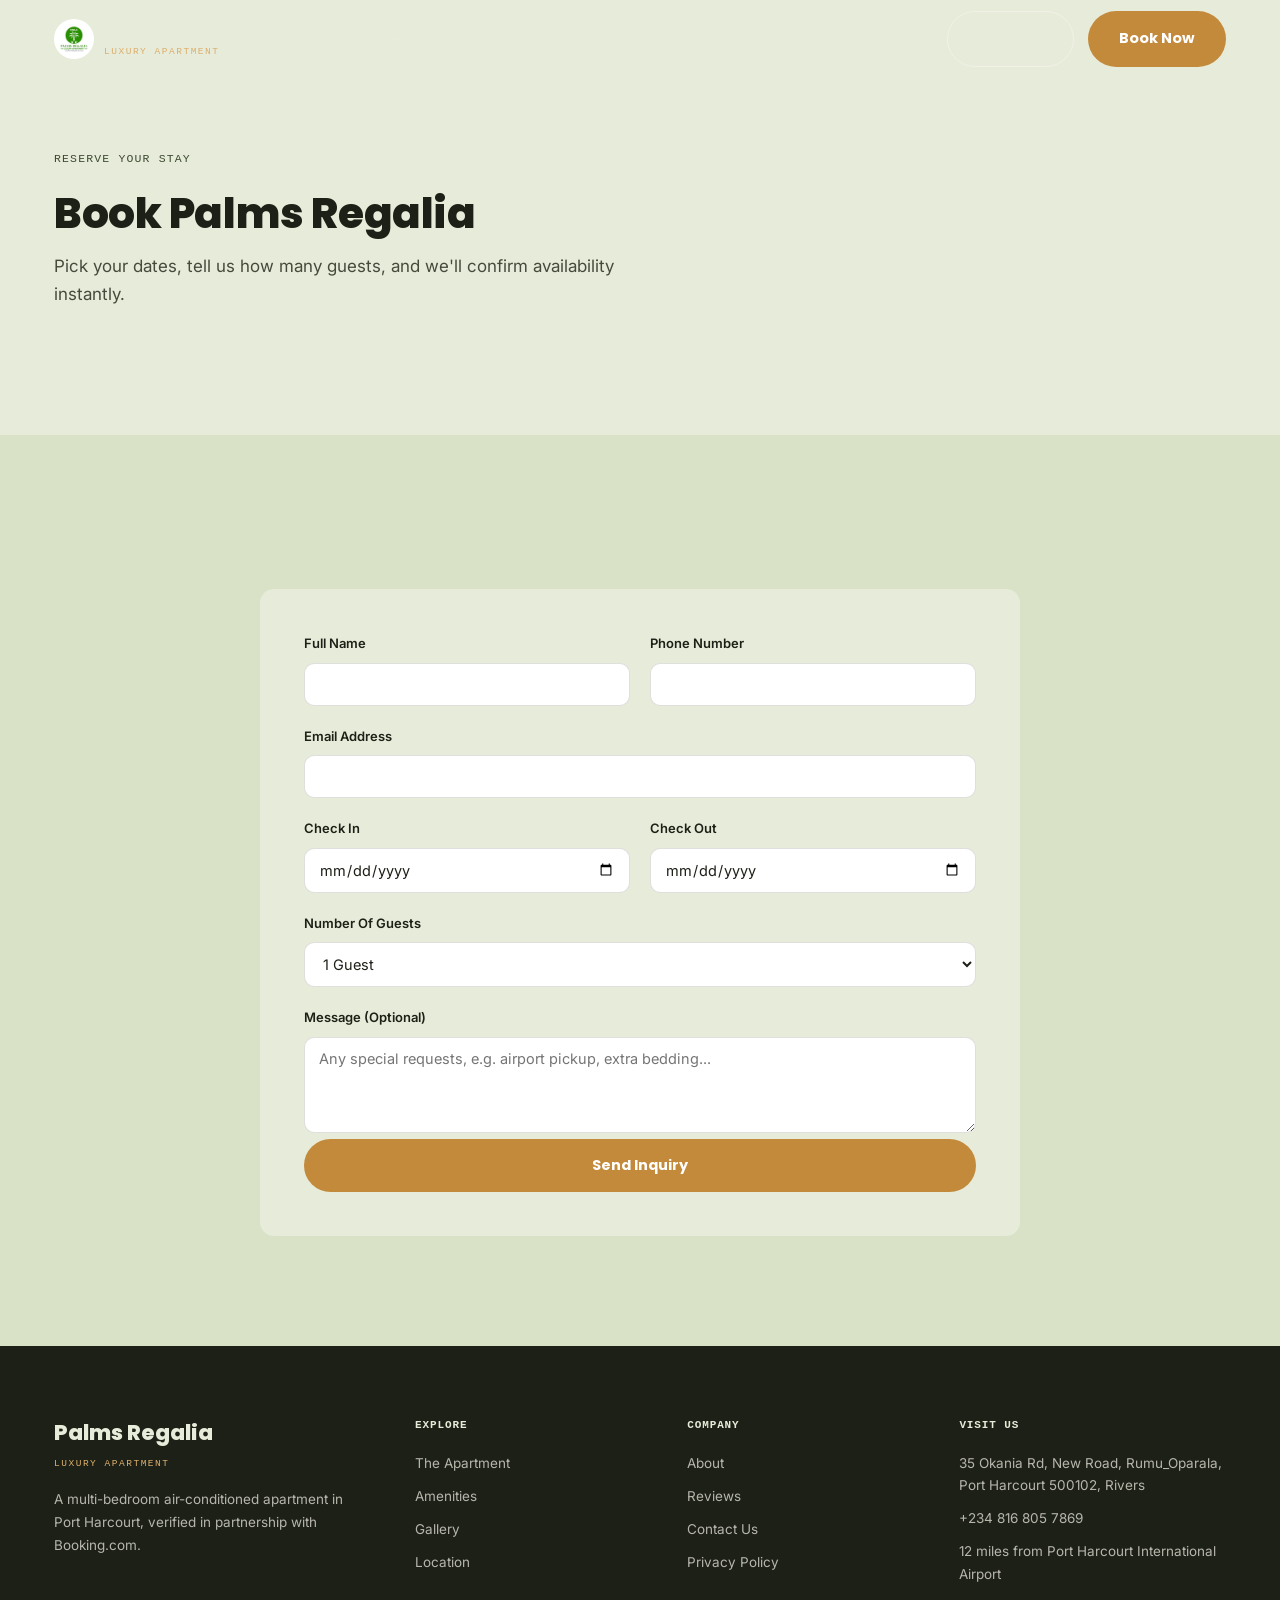
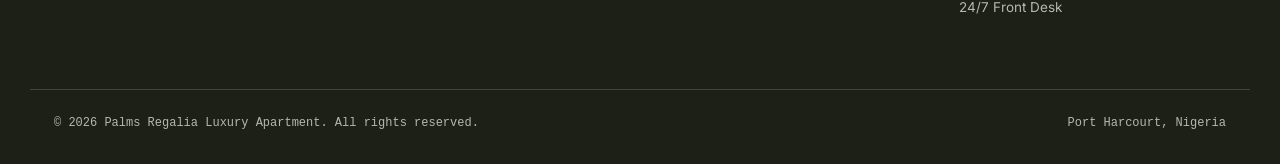
<file: booking.html>
<!DOCTYPE html>
<html lang="en">
<head>
<meta charset="UTF-8">
<meta name="viewport" content="width=device-width, initial-scale=1, viewport-fit=cover">
<title>Book Now — Palms Regalia Luxury Apartment</title>
<meta name="description" content="Reserve your stay at Palms Regalia Luxury Apartment in Port Harcourt — check dates, guests, and send a booking inquiry.">
<link rel="icon" type="image/jpeg" href="assets/logo.jpg">
<meta property="og:title" content="Palms Regalia Luxury Apartment — Port Harcourt">
<meta property="og:description" content="A multi-bedroom air-conditioned apartment in Port Harcourt with 24-hour front desk, full-day security, free WiFi, balcony, and on-site bar.">
<meta property="og:image" content="https://YOUR-LIVE-DOMAIN.com/assets/1.jpg">
<meta property="og:url" content="https://YOUR-LIVE-DOMAIN.com/">
<meta property="og:type" content="website">
<meta name="twitter:card" content="summary_large_image">
<link rel="stylesheet" href="css/style.css">
</head>
<body>

<!-- ============ NAV ============ -->
<header class="nav" id="nav">
  <div class="container">
    <a href="index.html" class="brand"><img src="assets/logo.jpg" alt="Palms Regalia Luxury Apartment logo" class="brand-logo"><span class="brand-text">Palms Regalia<small>Luxury Apartment</small></span></a>
    <nav class="nav-links">
      <a href="index.html">Home</a>
      <a href="index.html#interior">The Apartment</a>
      <a href="index.html#amenities">Amenities</a>
      <a href="index.html#gallery">Gallery</a>
      <a href="index.html#location">Location</a>
    </nav>
    <div class="nav-cta">
      <a href="contact.html" class="btn btn-outline-light">Contact</a>
      <a href="#reservationForm" class="btn btn-ochre">Book Now</a>
    </div>
    <button class="nav-toggle" id="navToggle" aria-label="Toggle menu"><span></span><span></span><span></span></button>
  </div>
</header>

<div class="mobile-menu" id="mobileMenu">
  <a href="index.html">Home</a>
  <a href="index.html#interior">The Apartment</a>
  <a href="index.html#amenities">Amenities</a>
  <a href="index.html#gallery">Gallery</a>
  <a href="index.html#location">Location</a>
  <a href="contact.html">Contact</a>
  <a href="#reservationForm" class="btn btn-ochre btn-block">Book Now</a>
</div>

<!-- ============ PAGE HEADER ============ -->
<section class="about" style="padding-top:calc(var(--nav-h) + 60px);">
  <div class="container">
    <p class="eyebrow">Reserve Your Stay</p>
    <h2 class="section-title">Book Palms Regalia</h2>
    <p class="section-lede">Pick your dates, tell us how many guests, and we'll confirm availability instantly.</p>
  </div>
</section>

<!-- ============ BOOKING FORM ============ -->
<section class="book-form-section" id="bookingSection">
  <div class="container">
    <form class="book-form-wrap" id="reservationForm">
      <div class="book-form-grid">
        <div class="field">
          <label for="fullName">Full Name</label>
          <input type="text" id="fullName" name="Full Name" required>
        </div>
        <div class="field">
          <label for="phone">Phone Number</label>
          <input type="tel" id="phone" name="Phone" required>
        </div>
        <div class="field field-full">
          <label for="email">Email Address</label>
          <input type="email" id="email" name="Email" required>
        </div>
        <div class="field">
          <label for="bCheckin">Check In</label>
          <input type="date" id="bCheckin" name="Check In">
        </div>
        <div class="field">
          <label for="bCheckout">Check Out</label>
          <input type="date" id="bCheckout" name="Check Out">
        </div>
        <div class="field field-full">
          <label for="guests">Number Of Guests</label>
          <select id="guests" name="Guests">
            <option>1 Guest</option>
            <option>2 Guests</option>
            <option>3-4 Guests</option>
            <option>5+ Guests</option>
          </select>
        </div>
        <div class="field field-full">
          <label for="message">Message (Optional)</label>
          <textarea id="message" name="Message" placeholder="Any special requests, e.g. airport pickup, extra bedding..."></textarea>
        </div>
      </div>

      <button type="submit" class="btn btn-ochre btn-block">Send Inquiry</button>
      <div class="form-status" id="formStatus"></div>
    </form>
  </div>
</section>

<!-- ============ FOOTER ============ -->
<footer class="footer">
  <div class="container footer-grid">
    <div>
      <div class="footer-brand">Palms Regalia<small>Luxury Apartment</small></div>
      <p>A multi-bedroom air-conditioned apartment in Port Harcourt, verified in partnership with Booking.com.</p>
    </div>
    <div>
      <h4>Explore</h4>
      <ul>
        <li><a href="index.html#interior">The Apartment</a></li>
        <li><a href="index.html#amenities">Amenities</a></li>
        <li><a href="index.html#gallery">Gallery</a></li>
        <li><a href="index.html#location">Location</a></li>
      </ul>
    </div>
    <div>
      <h4>Company</h4>
      <ul>
        <li><a href="index.html#about">About</a></li>
        <li><a href="index.html#testimonials">Reviews</a></li>
        <li><a href="contact.html">Contact Us</a></li>
        <li><a href="privacy.html">Privacy Policy</a></li>
      </ul>
    </div>
    <div>
      <h4>Visit Us</h4>
      <ul>
        <li>35 Okania Rd, New Road, Rumu_Oparala, Port Harcourt 500102, Rivers</li>
        <li><a href="tel:+2348168057869" style="color:inherit;">+234 816 805 7869</a></li>
        <li>12 miles from Port Harcourt International Airport</li>
        <li>24/7 Front Desk</li>
      </ul>
    </div>
  </div>
  <div class="container footer-bottom">
    <span>© 2026 Palms Regalia Luxury Apartment. All rights reserved.</span>
    <span>Port Harcourt, Nigeria</span>
  </div>
</footer>

<div class="mobile-book-bar">
  <a href="#reservationForm" class="btn btn-ochre">Send Inquiry</a>
</div>

<script src="js/main.js"></script>
</body>
</html>
</file>
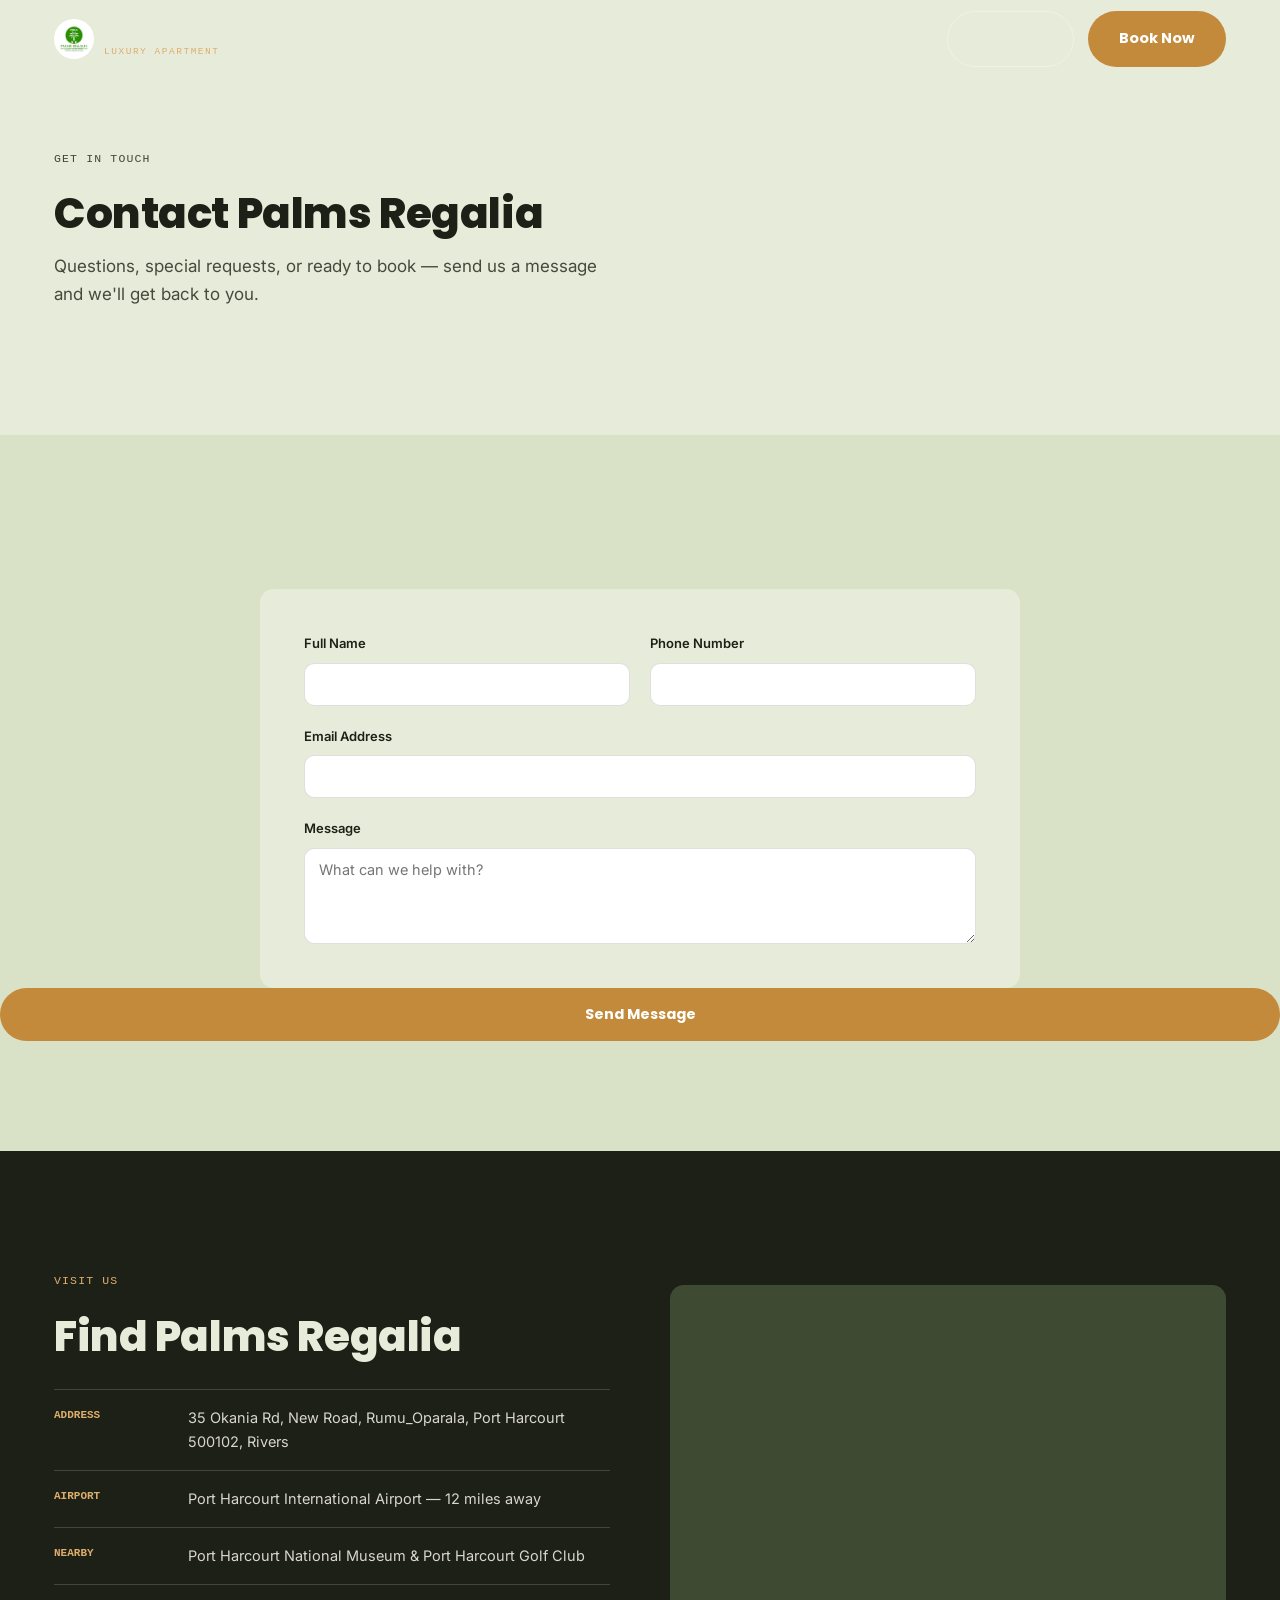
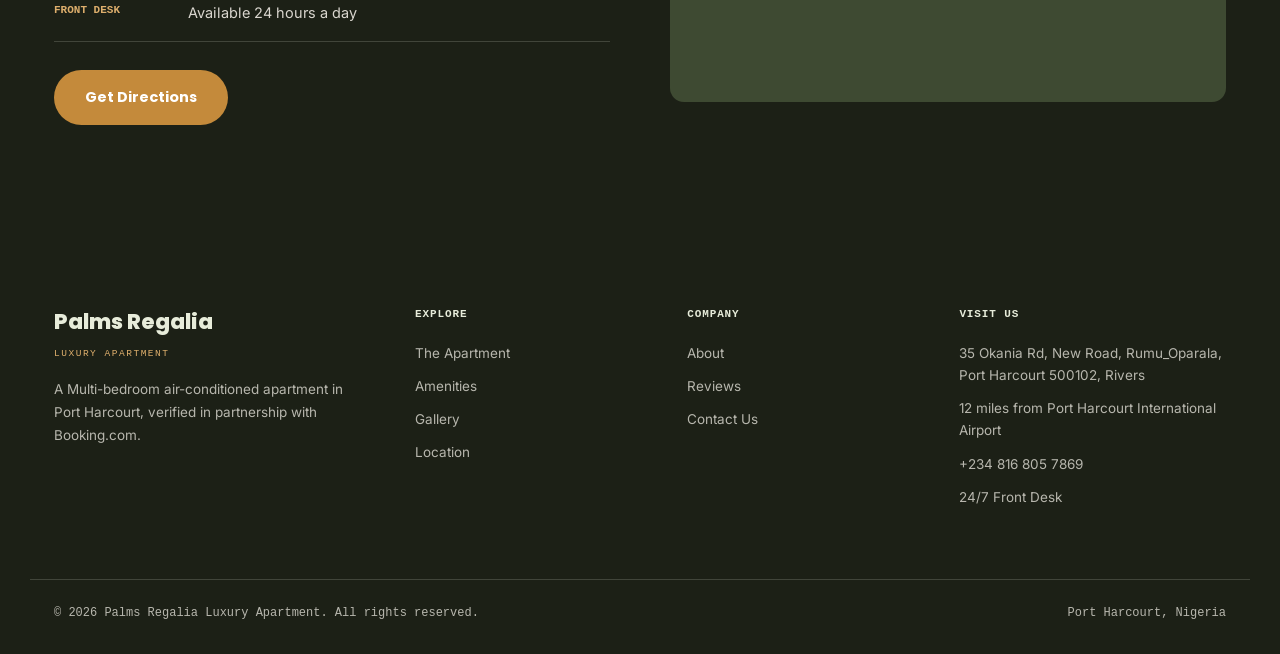
<file: contact.html>
<!DOCTYPE html>
<html lang="en">
<head>
<meta charset="UTF-8">
<meta name="viewport" content="width=device-width, initial-scale=1, viewport-fit=cover">
<title>Contact Us — Palms Regalia Luxury Apartment</title>
<meta name="description" content="Get in touch with Palms Regalia Luxury Apartment in Port Harcourt — send a booking inquiry or find our address and location.">
<link rel="icon" type="image/jpeg" href="assets/logo.jpg">
<meta property="og:title" content="Palms Regalia Luxury Apartment — Port Harcourt">
<meta property="og:description" content="An 8-bedroom air-conditioned apartment in Port Harcourt with 24-hour front desk, full-day security, free WiFi, balcony, and on-site bar.">
<meta property="og:image" content="https://YOUR-LIVE-DOMAIN.com/assets/1.jpg">
<meta property="og:url" content="https://YOUR-LIVE-DOMAIN.com/">
<meta property="og:type" content="website">
<meta name="twitter:card" content="summary_large_image">
<link rel="stylesheet" href="css/style.css">
</head>
<body>

<!-- ============ NAV ============ -->
<header class="nav" id="nav">
  <div class="container">
    <a href="index.html" class="brand"><img src="assets/logo.jpg" alt="Palms Regalia Luxury Apartment logo" class="brand-logo"><span class="brand-text">Palms Regalia<small>Luxury Apartment</small></span></a>
    <nav class="nav-links">
      <a href="index.html">Home</a>
      <a href="index.html#interior">The Apartment</a>
      <a href="index.html#amenities">Amenities</a>
      <a href="index.html#gallery">Gallery</a>
      <a href="index.html#location">Location</a>
    </nav>
    <div class="nav-cta">
      <a href="contact.html" class="btn btn-outline-light">Contact</a>
      <a href="booking.html" class="btn btn-ochre">Book Now</a>
    </div>
    <button class="nav-toggle" id="navToggle" aria-label="Toggle menu"><span></span><span></span><span></span></button>
  </div>
</header>

<div class="mobile-menu" id="mobileMenu">
  <a href="index.html">Home</a>
  <a href="index.html#interior">The Apartment</a>
  <a href="index.html#amenities">Amenities</a>
  <a href="index.html#gallery">Gallery</a>
  <a href="index.html#location">Location</a>
  <a href="contact.html">Contact</a>
  <a href="booking.html" class="btn btn-ochre btn-block">Book Now</a>
</div>

<!-- ============ PAGE HEADER ============ -->
<section class="about" style="padding-top:calc(var(--nav-h) + 60px);">
  <div class="container">
    <p class="eyebrow">Get In Touch</p>
    <h2 class="section-title">Contact Palms Regalia</h2>
    <p class="section-lede">Questions, special requests, or ready to book — send us a message and we'll get back to you.</p>
  </div>
</section>

<!-- ============ CONTACT FORM ============ -->
<section class="book-form-section" id="contactForm">
  <div class="container">
    <form class="book-form-wrap" id="bookingForm" action="https://api.web3forms.com/submit" method="POST">
      <input type="hidden" name="access_key" value="1cb303ac-32f8-4642-964f-7fa2409989a2">
      <input type="hidden" name="subject" value="New Inquiry — Palms Regalia Contact Page">
      <input type="checkbox" name="botcheck" style="display:none;" tabindex="-1" autocomplete="off">

      <div class="book-form-grid">
        <div class="field">
          <label for="fullName">Full Name</label>
          <input type="text" id="fullName" name="Full Name" required>
        </div>
        <div class="field">
          <label for="phone">Phone Number</label>
          <input type="tel" id="phone" name="Phone" required>
        </div>
        <div class="field field-full">
          <label for="email">Email Address</label>
          <input type="email" id="email" name="Email" required>
        </div>
        <div class="field field-full">
          <label for="message">Message</label>
          <textarea id="message" name="Message" placeholder="What can we help with?" required></textarea>
        </div>
      </div>
      
      </div>

      <button type="submit" class="btn btn-ochre btn-block">Send Message</button>
      <div class="form-status" id="formStatus"></div>
    </form>
  </div>
</section>

<!-- ============ LOCATION ============ -->
<section class="location">
  <div class="container location-grid">
    <div>
      <p class="eyebrow">Visit Us</p>
      <h2 class="section-title">Find Palms Regalia</h2>
      <ul class="location-facts">
        <li><b>Address</b> 35 Okania Rd, New Road, Rumu_Oparala, Port Harcourt 500102, Rivers</li>
        <li><b>Airport</b> Port Harcourt International Airport — 12 miles away</li>
        <li><b>Nearby</b> Port Harcourt National Museum &amp; Port Harcourt Golf Club</li>
        <li><b>Front Desk</b> Available 24 hours a day</li>
      </ul>
      <a href="https://www.google.com/maps/dir/?api=1&destination=35+Okania+Rd%2C+New+Road%2C+Rumu_Oparala%2C+Port+Harcourt+500102%2C+Rivers%2C+Nigeria" target="_blank" rel="noopener" class="btn btn-ochre" style="margin-top:28px;">Get Directions</a>
    </div>
    <div class="map-embed">
      <iframe
        title="Palms Regalia Luxury Apartment map"
        src="https://www.google.com/maps?q=35+Okania+Rd,+New+Road,+Rumu_Oparala,+Port+Harcourt+500102,+Rivers,+Nigeria&output=embed"
        width="100%" height="100%" style="border:0;" loading="lazy"
        referrerpolicy="no-referrer-when-downgrade">
      </iframe>
    </div>
  </div>
</section>

<!-- ============ FOOTER ============ -->
<footer class="footer">
  <div class="container footer-grid">
    <div>
      <div class="footer-brand">Palms Regalia<small>Luxury Apartment</small></div>
      <p>A Multi-bedroom air-conditioned apartment in Port Harcourt, verified in partnership with Booking.com.</p>
    </div>
    <div>
      <h4>Explore</h4>
      <ul>
        <li><a href="index.html#interior">The Apartment</a></li>
        <li><a href="index.html#amenities">Amenities</a></li>
        <li><a href="index.html#gallery">Gallery</a></li>
        <li><a href="index.html#location">Location</a></li>
      </ul>
    </div>
    <div>
      <h4>Company</h4>
      <ul>
        <li><a href="index.html#about">About</a></li>
        <li><a href="index.html#testimonials">Reviews</a></li>
        <li><a href="contact.html">Contact Us</a></li>
      </ul>
    </div>
    <div>
      <h4>Visit Us</h4>
      <ul>
        <li>35 Okania Rd, New Road, Rumu_Oparala, Port Harcourt 500102, Rivers</li>
        <li>12 miles from Port Harcourt International Airport</li>
       <li><a href="tel:+2348168057869" style="color:inherit;">+234 816 805  7869</a></li>
       <li>24/7 Front Desk</li>
      </ul>
    </div>
  </div>
  <div class="container footer-bottom">
    <span>© 2026 Palms Regalia Luxury Apartment. All rights reserved.</span>
    <span>Port Harcourt, Nigeria</span>
  </div>
</footer>

<div class="mobile-book-bar">
  <a href="#contactForm" class="btn btn-ochre">Send Message</a>
</div>

<script src="js/main.js"></script>
</body>
</html>
</file>
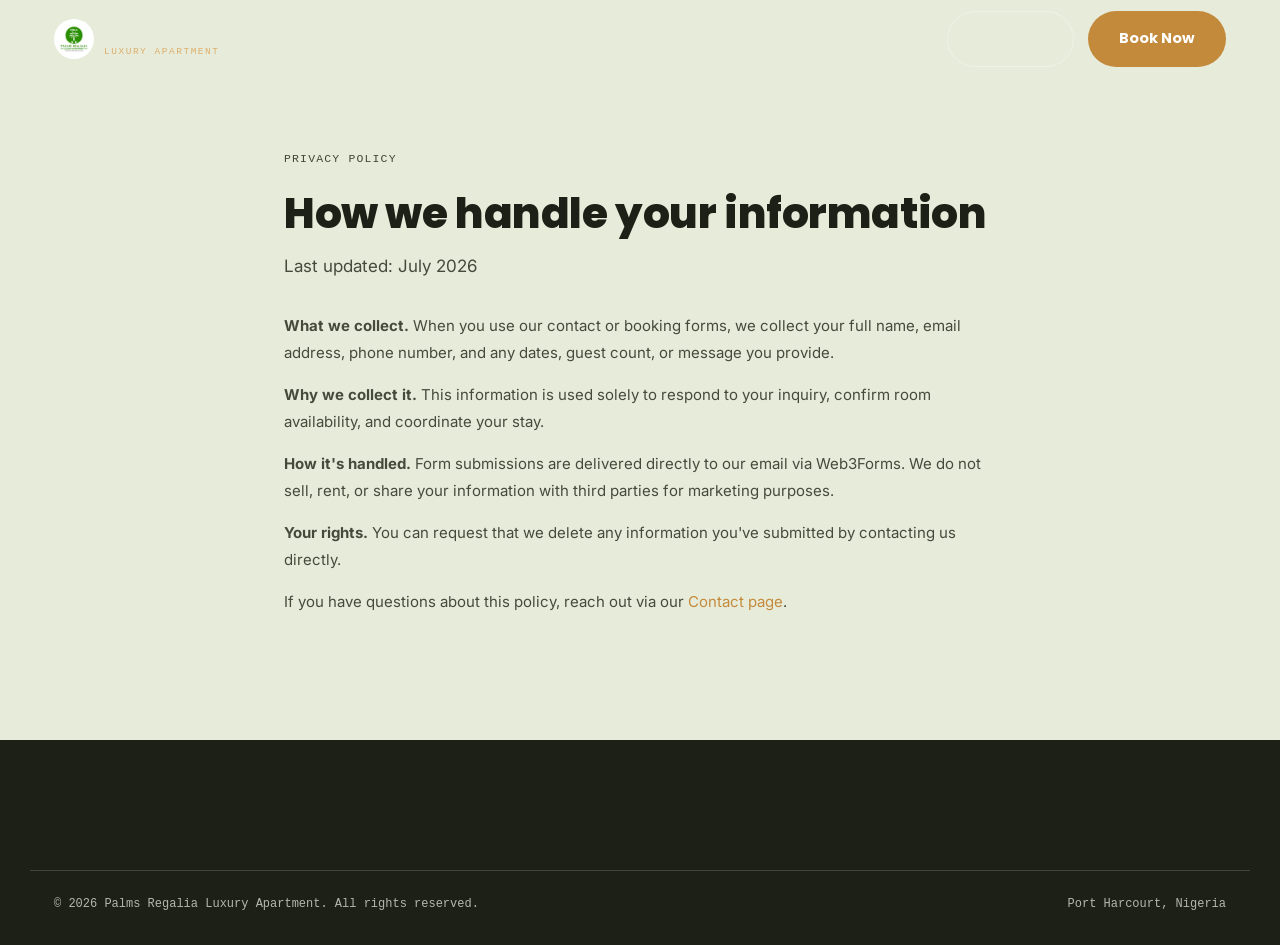
<file: privacy.html>
<!DOCTYPE html>
<html lang="en">
<head>
<meta charset="UTF-8">
<meta name="viewport" content="width=device-width, initial-scale=1, viewport-fit=cover">
<title>Privacy Policy — Palms Regalia Luxury Apartment</title>
<link rel="icon" type="image/jpeg" href="assets/logo.jpg">
<link rel="stylesheet" href="css/style.css">
</head>
<body>

<header class="nav" id="nav">
  <div class="container">
    <a href="index.html" class="brand"><img src="assets/logo.jpg" alt="Palms Regalia Luxury Apartment logo" class="brand-logo"><span class="brand-text">Palms Regalia<small>Luxury Apartment</small></span></a>
    <nav class="nav-links">
      <a href="index.html">Home</a>
    </nav>
    <div class="nav-cta">
      <a href="contact.html" class="btn btn-outline-light">Contact</a>
      <a href="booking.html" class="btn btn-ochre">Book Now</a>
    </div>
    <button class="nav-toggle" id="navToggle" aria-label="Toggle menu"><span></span><span></span><span></span></button>
  </div>
</header>

<div class="mobile-menu" id="mobileMenu">
  <a href="index.html">Home</a>
  <a href="contact.html">Contact</a>
  <a href="booking.html" class="btn btn-ochre btn-block">Book Now</a>
</div>

<section class="about" style="padding-top:calc(var(--nav-h) + 60px);">
  <div class="container" style="max-width:760px;">
    <p class="eyebrow">Privacy Policy</p>
    <h2 class="section-title">How we handle your information</h2>
    <p class="section-lede" style="max-width:100%;">Last updated: July 2026</p>

    <div style="margin-top:32px; color:var(--ink-soft); font-size:15px; line-height:1.8;">
      <p><strong>What we collect.</strong> When you use our contact or booking forms, we collect your full name, email address, phone number, and any dates, guest count, or message you provide.</p>
      <p><strong>Why we collect it.</strong> This information is used solely to respond to your inquiry, confirm room availability, and coordinate your stay.</p>
      <p><strong>How it's handled.</strong> Form submissions are delivered directly to our email via Web3Forms. We do not sell, rent, or share your information with third parties for marketing purposes.</p>
      <p><strong>Your rights.</strong> You can request that we delete any information you've submitted by contacting us directly.</p>
      <p>If you have questions about this policy, reach out via our <a href="contact.html" style="color:var(--ochre);">Contact page</a>.</p>
    </div>
  </div>
</section>

<footer class="footer">
  <div class="container footer-bottom">
    <span>© 2026 Palms Regalia Luxury Apartment. All rights reserved.</span>
    <span>Port Harcourt, Nigeria</span>
  </div>
</footer>

<script src="js/main.js"></script>
</body>
</html>
</file>
<file: css/style.css>
/* ==========================================================================
   Palms Regalia Luxury Apartment — Design Tokens
   Palette: moss ink / sage-tinted base / sage (courtyard greenery) / ochre (warmth) — no pure white/cream
   Type: Poppins (display) + Inter (body) — same pairing as 5G Foods. Mono for data.
   ========================================================================== */

@import url('https://fonts.googleapis.com/css2?family=Poppins:wght@500;600;700;800&family=Inter:wght@400;500;600;700&display=swap');

:root{
  --ink:#1C2016;
  --ink-soft:#454A3B;
  --cream:#E7ECDA;
  --sand:#D9E1C6;
  --sage:#6F7D5A;
  --sage-deep:#3E4A32;
  --sage-pale:#CBD6B4;
  --ochre:#C48A3B;
  --ochre-soft:#DDAE6C;
  --line:rgba(28,32,22,0.14);
  --line-on-dark:rgba(231,236,218,0.18);

  --font-display:'Poppins', sans-serif;
  --font-body:'Inter', sans-serif;
  --font-mono:'IBM Plex Mono', monospace;

  --radius:14px;
  --radius-sm:8px;
  --container:1220px;
  --nav-h:78px;
}

*,*::before,*::after{box-sizing:border-box;}
html{scroll-behavior:smooth;}
body{
  margin:0;
  background:var(--cream);
  color:var(--ink);
  font-family:var(--font-body);
  font-size:16px;
  line-height:1.65;
  -webkit-font-smoothing:antialiased;
  overflow-x:hidden;
}
img{max-width:100%;display:block;}
a{color:inherit;text-decoration:none;}
ul{margin:0;padding:0;list-style:none;}
button{font-family:inherit;cursor:pointer;}
.container{width:100%;max-width:var(--container);margin:0 auto;padding:0 24px;}

.eyebrow{
  display:inline-flex;align-items:center;gap:8px;
  font-family:var(--font-mono);
  font-size:11.5px;
  letter-spacing:0.1em;
  text-transform:uppercase;
  color:var(--sage-deep);
}
.eyebrow.on-dark{color:var(--ochre-soft);}
.section-title{
  font-family:var(--font-display);
  font-weight:800;
  font-size:clamp(28px,4.2vw,42px);
  line-height:1.15;
  margin:10px 0 0;
  color:var(--ink);
  letter-spacing:-0.01em;
}
.section-lede{max-width:560px;color:var(--ink-soft);font-size:clamp(15px,1.6vw,17px);margin-top:14px;}
.section-head{display:flex;flex-wrap:wrap;align-items:flex-end;justify-content:space-between;gap:24px;margin-bottom:44px;}

.btn{
  display:inline-flex;align-items:center;justify-content:center;gap:8px;
  padding:15px 30px;
  font-family:var(--font-display);
  font-weight:700;
  font-size:14.5px;
  border-radius:100px;
  border:1px solid transparent;
  transition:all .25s ease;
  white-space:nowrap;
}
.btn-ochre{background:var(--ochre);color:#fff;}
.btn-ochre:hover{background:#B37A2E;}
.btn-outline-light{border-color:rgba(250,246,238,0.55);color:var(--cream);background:transparent;}
.btn-outline-light:hover{background:rgba(250,246,238,0.12);border-color:var(--cream);}
.btn-outline-dark{border-color:var(--ink);color:var(--ink);background:transparent;}
.btn-outline-dark:hover{background:var(--ink);color:var(--cream);}
.btn-block{width:100%;}

.badge{
  display:inline-flex;align-items:center;gap:8px;
  background:rgba(250,246,238,0.14);
  border:1px solid rgba(250,246,238,0.3);
  color:var(--cream);
  font-family:var(--font-mono);
  font-size:11.5px;
  letter-spacing:0.05em;
  padding:8px 16px;
  border-radius:100px;
}
.badge b{color:var(--ochre-soft);}

/* ============================== NAV ============================== */
.nav{
  position:fixed;top:0;left:0;right:0;z-index:100;
  height:var(--nav-h);
  display:flex;align-items:center;
  background:transparent;
  transition:background .35s ease, box-shadow .35s ease, height .35s ease;
}
.nav.is-scrolled{
  background:rgba(250,246,238,0.95);
  backdrop-filter:blur(10px);
  height:66px;
  box-shadow:0 1px 0 var(--line);
}
.nav.is-scrolled .nav-links a,.nav.is-scrolled .brand{color:var(--ink);}
.nav.is-scrolled .nav-links a{opacity:0.75;}
.nav.is-scrolled .btn-outline-light{border-color:var(--ink);color:var(--ink);}
.nav.is-scrolled .btn-outline-light:hover{background:var(--ink);color:var(--cream);}
.nav.is-scrolled .nav-toggle span{background:var(--ink);}
.nav.is-scrolled .nav-toggle{border-color:var(--line);}
.nav .container{display:flex;align-items:center;justify-content:space-between;gap:20px;}
.brand{
  font-family:var(--font-display);
  font-weight:800;
  font-size:20px;
  color:var(--cream);
  display:flex;flex-direction:row;align-items:center;gap:10px;
  transition:color .3s ease;
}
.brand-logo{
  width:40px;height:40px;
  border-radius:100px;
  object-fit:cover;
  background:#fff;
  flex-shrink:0;
}
.brand-text{display:flex;flex-direction:column;line-height:1.05;}
.brand small{
  font-family:var(--font-mono);
  font-weight:500;
  font-size:9.5px;
  letter-spacing:0.16em;
  text-transform:uppercase;
  color:var(--ochre-soft);
  margin-top:4px;
}
.nav-links{display:flex;align-items:center;gap:32px;}
.nav-links a{
  font-family:var(--font-display);
  font-weight:600;
  font-size:14.5px;
  color:var(--cream);
  opacity:0.9;
  transition:color .3s ease;
}
.nav-cta{display:flex;align-items:center;gap:14px;}
.nav-toggle{
  display:none;width:42px;height:42px;
  border:1px solid var(--line-on-dark);
  border-radius:100px;background:transparent;
  align-items:center;justify-content:center;flex-direction:column;gap:5px;
  transition:border-color .3s ease;
}
.nav-toggle span{width:18px;height:2px;border-radius:2px;background:var(--cream);display:block;transition:all .25s ease;}
.nav-toggle.is-open span:nth-child(1){transform:translateY(7px) rotate(45deg);}
.nav-toggle.is-open span:nth-child(2){opacity:0;}
.nav-toggle.is-open span:nth-child(3){transform:translateY(-7px) rotate(-45deg);}

.mobile-menu{
  position:fixed;inset:0;top:66px;background:var(--cream);z-index:99;
  padding:24px 24px 40px;
  transform:translateY(-8px);opacity:0;pointer-events:none;
  transition:opacity .25s ease, transform .25s ease;
  overflow-y:auto;
}
.mobile-menu.is-open{opacity:1;transform:translateY(0);pointer-events:auto;}
.mobile-menu a{
  display:block;font-family:var(--font-display);font-weight:700;
  font-size:24px;color:var(--ink);padding:16px 0;border-bottom:1px solid var(--line);
}
.mobile-menu .btn{margin-top:26px;}

/* ============================== HERO ============================== */
.hero{
  position:relative;min-height:100svh;display:flex;align-items:flex-end;
  background:
    linear-gradient(165deg, rgba(62,74,50,0.88) 0%, rgba(111,125,90,0.55) 40%, rgba(28,32,22,0.92) 100%),
    url('assets/1.jpg') center/cover no-repeat;
  background-blend-mode:multiply, normal;
  padding-top:calc(var(--nav-h) + 40px);
  color:var(--cream);
}
.hero-inner{position:relative;z-index:2;width:100%;padding-bottom:110px;}
.hero h1{
  font-family:var(--font-display);font-weight:800;
  font-size:clamp(38px,6.4vw,74px);
  line-height:1.04;margin:20px 0 0;max-width:820px;letter-spacing:-0.02em;
}
.hero p{max-width:480px;margin-top:20px;font-size:clamp(15px,1.7vw,17.5px);color:rgba(250,246,238,0.88);}
.hero-actions{display:flex;gap:16px;margin-top:30px;flex-wrap:wrap;}

/* ============================== ABOUT ============================== */
.about{background:var(--cream);padding:110px 0;}
.about-grid{display:grid;grid-template-columns:0.9fr 1.1fr;gap:64px;align-items:center;}
.about-media{position:relative;border-radius:var(--radius);overflow:hidden;aspect-ratio:4/5;}
.about-media img{width:100%;height:100%;object-fit:cover;}
.about-copy p{color:var(--ink-soft);margin-top:16px;font-size:15.5px;}
.chip-row{display:flex;flex-wrap:wrap;gap:10px;margin-top:28px;}
.chip{
  display:inline-flex;align-items:center;gap:8px;
  background:var(--sage-pale);color:var(--sage-deep);
  font-family:var(--font-display);font-weight:700;font-size:13px;
  padding:9px 16px;border-radius:100px;
}

/* ============================== AMENITIES ============================== */
.amenities{background:var(--sand);padding:110px 0;}
.amenity-grid{display:grid;grid-template-columns:repeat(4,1fr);gap:18px;margin-top:44px;}
.amenity-card{
  background:var(--cream);border-radius:var(--radius);padding:28px 22px;
  transition:transform .25s ease, box-shadow .25s ease;
}
.amenity-card:hover{transform:translateY(-4px);box-shadow:0 16px 32px rgba(35,38,30,0.1);}
.amenity-icon{
  width:46px;height:46px;border-radius:100px;background:var(--sage-pale);
  display:flex;align-items:center;justify-content:center;
  font-size:20px;margin-bottom:16px;
}
.amenity-card h3{font-family:var(--font-display);font-weight:700;font-size:15.5px;margin:0 0 6px;}
.amenity-card p{font-family:var(--font-body);font-size:13px;color:var(--ink-soft);margin:0;}

/* ============================== INTERIOR FEATURES ============================== */
.interior{background:var(--cream);padding:110px 0;}
.interior-grid{display:grid;grid-template-columns:repeat(3,1fr);gap:20px;margin-top:44px;}
.interior-card{border-radius:var(--radius);overflow:hidden;position:relative;aspect-ratio:3/4;}
.interior-card img{width:100%;height:100%;object-fit:cover;transition:transform .5s ease;}
.interior-card:hover img{transform:scale(1.07);}
.interior-label{
  position:absolute;left:0;right:0;bottom:0;
  padding:22px;
  background:linear-gradient(0deg, rgba(35,38,30,0.85), transparent);
  color:var(--cream);
}
.interior-label h3{font-family:var(--font-display);font-weight:700;font-size:18px;margin:0;}
.interior-label span{font-family:var(--font-mono);font-size:11px;color:var(--ochre-soft);}

/* ============================== BAR STRIP ============================== */
.bar-strip{
  background:var(--sage-deep);color:var(--cream);
  padding:70px 0;
}
.bar-inner{display:flex;align-items:center;justify-content:space-between;gap:30px;flex-wrap:wrap;}
.bar-inner h2{font-family:var(--font-display);font-weight:800;font-size:clamp(24px,3.4vw,34px);margin:0;max-width:520px;}
.bar-inner p{color:rgba(250,246,238,0.8);margin-top:10px;max-width:480px;font-size:15px;}

/* ============================== GALLERY ============================== */
.gallery{background:var(--sand);padding:110px 0;}
.gallery-grid{display:grid;grid-template-columns:repeat(4,1fr);gap:14px;margin-top:44px;}
.gallery-grid a{aspect-ratio:3/4;overflow:hidden;border-radius:var(--radius);position:relative;}
.gallery-grid img{width:100%;height:100%;object-fit:cover;transition:transform .5s ease;}
.gallery-grid a:hover img{transform:scale(1.08);}

/* ============================== TESTIMONIALS ============================== */
.testimonials{background:var(--cream);padding:110px 0;}
.testi-track{display:grid;grid-template-columns:repeat(3,1fr);gap:26px;margin-top:44px;}
.testi-card{
  background:var(--sand);
  border-radius:var(--radius);
  padding:30px 26px;
  display:flex;flex-direction:column;
  transition:transform .25s ease, box-shadow .25s ease;
}
.testi-card:hover{transform:translateY(-4px);box-shadow:0 20px 40px rgba(35,38,30,0.12);}
.testi-stars{color:var(--ochre);font-size:14px;letter-spacing:3px;margin-bottom:16px;}
.testi-card blockquote{
  font-family:var(--font-body);font-size:15px;line-height:1.6;
  margin:0;color:var(--ink-soft);flex:1;
}
.testi-foot{display:flex;align-items:center;gap:12px;margin-top:22px;}
.testi-avatar{
  width:42px;height:42px;border-radius:100px;
  background:var(--sage);color:#fff;
  display:flex;align-items:center;justify-content:center;
  font-family:var(--font-display);font-weight:800;font-size:14px;
  flex-shrink:0;
}
.testi-name{font-family:var(--font-display);font-weight:700;font-size:14px;color:var(--ink);}
.testi-loc{font-family:var(--font-mono);font-size:10.5px;color:var(--ink-soft);text-transform:uppercase;letter-spacing:0.05em;}

/* ============================== LOCATION / CTA ============================== */
.location{background:var(--ink);color:var(--cream);padding:110px 0;}
.location-grid{display:grid;grid-template-columns:1fr 1fr;gap:60px;align-items:center;}
.location .eyebrow{color:var(--ochre-soft);}
.location h2{color:var(--cream);}
.location-facts{margin-top:28px;}
.location-facts li{
  display:flex;gap:14px;padding:16px 0;border-bottom:1px solid var(--line-on-dark);
  font-size:14.5px;color:rgba(250,246,238,0.85);
}
.location-facts li:first-child{border-top:1px solid var(--line-on-dark);}
.location-facts b{color:var(--ochre-soft);font-family:var(--font-mono);font-size:11px;text-transform:uppercase;min-width:120px;}
.map-embed{
  border-radius:var(--radius);overflow:hidden;aspect-ratio:4/3;
  background:var(--sage-deep);
  display:flex;align-items:center;justify-content:center;
  color:rgba(250,246,238,0.6);font-family:var(--font-mono);font-size:13px;text-align:center;padding:20px;
}

/* ============================== CTA BANNER ============================== */
.cta-banner{background:var(--ochre);color:#fff;padding:90px 0;text-align:center;}
.cta-banner h2{font-family:var(--font-display);font-weight:800;font-size:clamp(28px,4.6vw,46px);margin:0 auto;max-width:680px;}
.cta-banner p{margin-top:14px;color:rgba(255,255,255,0.85);}
.cta-banner .btn{margin-top:28px;background:var(--ink);}
.cta-banner .btn:hover{background:#000;}

/* ============================== FOOTER ============================== */
.footer{background:var(--ink);color:rgba(250,246,238,0.7);padding:70px 0 30px;}
.footer-grid{display:grid;grid-template-columns:1.4fr 1fr 1fr 1.2fr;gap:50px;}
.footer-brand{font-family:var(--font-display);font-weight:800;font-size:21px;color:var(--cream);}
.footer-brand small{display:block;font-family:var(--font-mono);font-weight:500;font-size:9.5px;letter-spacing:0.16em;text-transform:uppercase;color:var(--ochre-soft);margin-top:6px;}
.footer p{font-size:13.5px;line-height:1.7;margin-top:16px;}
.footer h4{font-family:var(--font-mono);font-size:11px;letter-spacing:0.08em;text-transform:uppercase;color:var(--cream);margin:0 0 18px;}
.footer ul li{margin-bottom:11px;font-size:13.5px;}
.footer ul li a:hover{color:var(--ochre-soft);}
.footer-bottom{margin-top:60px;padding-top:24px;border-top:1px solid var(--line-on-dark);display:flex;justify-content:space-between;flex-wrap:wrap;gap:12px;font-size:12px;font-family:var(--font-mono);}

/* ============================== STICKY MOBILE BOOK BAR ============================== */
.mobile-book-bar{
  display:none;position:fixed;left:0;right:0;bottom:0;z-index:90;
  background:var(--cream);border-top:1px solid var(--line);
  padding:12px 20px calc(12px + env(safe-area-inset-bottom));
  box-shadow:0 -6px 24px rgba(35,38,30,0.12);
}
.mobile-book-bar .btn{width:100%;}

/* ============================== BOOKING FORM ============================== */
.book-form-section{background:var(--sand);padding:110px 0;}
.book-form-wrap{
  background:var(--cream);
  border-radius:var(--radius);
  padding:44px;
  max-width:760px;
  margin:44px auto 0;
}
.book-form-grid{
  display:grid;
  grid-template-columns:1fr 1fr;
  gap:20px;
}
.book-form-grid .field-full{grid-column:1/-1;}
.book-form-wrap .field{display:flex;flex-direction:column;gap:8px;margin-bottom:0;}
.book-form-wrap label{
  font-family:var(--font-body);
  font-weight:600;
  font-size:13px;
  color:var(--ink);
}
.book-form-wrap input,
.book-form-wrap select,
.book-form-wrap textarea{
  border:1px solid var(--line);
  border-radius:10px;
  background:#fff;
  padding:12px 14px;
  font-family:var(--font-body);
  font-size:14.5px;
  color:var(--ink);
  outline:none;
  transition:border-color .2s ease;
  width:100%;
}
.book-form-wrap textarea{resize:vertical;min-height:96px;}
.book-form-wrap input:focus,
.book-form-wrap select:focus,
.book-form-wrap textarea:focus{border-color:var(--ochre);}
.book-form-wrap .btn{margin-top:6px;}
.form-status{
  margin-top:16px;
  font-family:var(--font-body);
  font-size:14px;
  padding:12px 16px;
  border-radius:10px;
  display:none;
}
.form-status.is-visible{display:block;}
.form-status.is-success{background:var(--sage-pale);color:var(--sage-deep);}
.form-status.is-error{background:#F5D9CE;color:#8A3A1E;}

/* ============================================================
   RESPONSIVE — mobile-first, no fixed heights, no overflow traps
   ============================================================ */
@media (max-width:1080px){
  .about-grid{grid-template-columns:1fr;gap:36px;}
  .about-media{aspect-ratio:16/9;}
  .amenity-grid{grid-template-columns:repeat(2,1fr);}
  .interior-grid{grid-template-columns:repeat(2,1fr);}
  .gallery-grid{grid-template-columns:repeat(3,1fr);}
  .testi-track{grid-template-columns:1fr 1fr;}
  .location-grid{grid-template-columns:1fr;gap:36px;}
  .footer-grid{grid-template-columns:1fr 1fr;gap:36px;}
}

@media (max-width:860px){
  .nav-links,.nav-cta .btn-outline-light{display:none;}
  .nav-toggle{display:flex;}
}

@media (max-width:640px){
  html{scroll-behavior:auto;}
  body{font-size:15px;overflow-x:hidden;}
  .container{padding:0 18px;}
  .nav{height:64px;}
  .nav.is-scrolled{height:60px;}
  .mobile-menu{top:64px;}

  .hero{min-height:100svh;padding-top:calc(64px + 20px);}
  .hero-inner{padding-bottom:56px;}
  .hero-actions .btn{flex:1;}

  .about{padding:70px 0;}
  .amenities{padding:70px 0;}
  .amenity-grid{grid-template-columns:1fr;}

  .interior{padding:70px 0;}
  .interior-grid{grid-template-columns:1fr;}

  .bar-strip{padding:56px 0;}
  .bar-inner{flex-direction:column;align-items:flex-start;}
  .bar-inner .btn{width:100%;}

  .book-form-section{padding:70px 0;}
  .book-form-wrap{padding:26px;}
  .book-form-grid{grid-template-columns:1fr;}

  .gallery{padding:70px 0;}
  .gallery-grid{grid-template-columns:repeat(2,1fr);}

  .testimonials{padding:70px 0;}
  .testi-track{grid-template-columns:1fr;}

  .location{padding:70px 0;}

  .cta-banner{padding:60px 0;}

  .footer{padding:56px 0 100px;}
  .footer-grid{grid-template-columns:1fr;gap:30px;}
  .footer-bottom{flex-direction:column;}

  .section-head{margin-bottom:28px;flex-direction:column;align-items:flex-start;}

  .mobile-book-bar{display:block;}
}

@media (prefers-reduced-motion:reduce){
  *{animation-duration:0.01ms !important;transition-duration:0.01ms !important;scroll-behavior:auto !important;}
}

a:focus-visible,button:focus-visible,input:focus-visible,select:focus-visible{
  outline:2px solid var(--ochre);
  outline-offset:3px;
}
</file>
